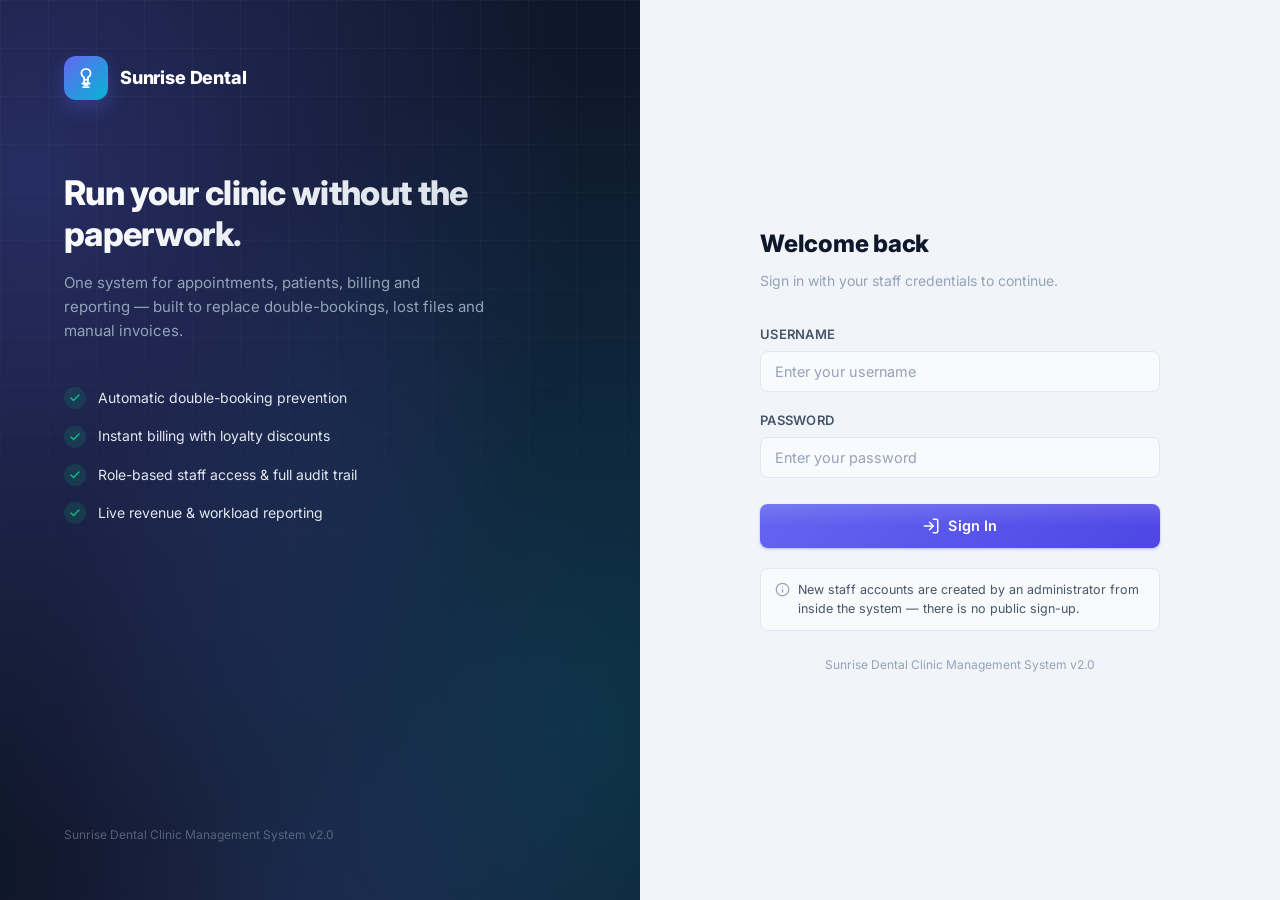
<file: index.html>
<!DOCTYPE html>
<html lang="en">
<head>
    <meta charset="UTF-8">
    <meta name="viewport" content="width=device-width, initial-scale=1.0">
    <title>Login — Sunrise Dental Clinic</title>
    <meta name="description" content="Secure staff portal login for Sunrise Dental Clinic Management System.">
    <link rel="preconnect" href="https://fonts.googleapis.com">
    <link rel="preconnect" href="https://fonts.gstatic.com" crossorigin>
    <link href="https://fonts.googleapis.com/css2?family=Inter:wght@300;400;500;600;700;800&display=swap" rel="stylesheet">
    <link rel="stylesheet" href="css/styles.css">
</head>
<body class="login-page">
    <div class="login-split">

        <!-- ========== BRAND PANEL ========== -->
        <div class="login-brand-panel">
            <div class="brand-bg-glow"></div>
            <div class="brand-bg-grid"></div>

            <div class="brand-content">
                <div class="brand-top">
                    <div class="logo-icon">
                        <svg viewBox="0 0 24 24" fill="none" stroke="currentColor" stroke-width="2" stroke-linecap="round" stroke-linejoin="round">
                            <path d="M12 2a5 5 0 0 1 5 5c0 2-1.5 3.5-3 4.5V14h-4v-2.5C8.5 10.5 7 9 7 7a5 5 0 0 1 5-5z"/>
                            <path d="M10 14v4a2 2 0 0 0 4 0v-4"/>
                            <path d="M8 18h8"/>
                            <path d="M9 22h6"/>
                        </svg>
                    </div>
                    <span class="brand-name">Sunrise Dental</span>
                </div>

                <div class="brand-hero">
                    <h1>Run your clinic without the paperwork.</h1>
                    <p>One system for appointments, patients, billing and reporting — built to
                        replace double-bookings, lost files and manual invoices.</p>
                </div>

                <ul class="brand-feature-list">
                    <li>
                        <span class="feature-check"><svg viewBox="0 0 24 24" fill="none" stroke="currentColor" stroke-width="3" stroke-linecap="round" stroke-linejoin="round"><polyline points="20 6 9 17 4 12"/></svg></span>
                        Automatic double-booking prevention
                    </li>
                    <li>
                        <span class="feature-check"><svg viewBox="0 0 24 24" fill="none" stroke="currentColor" stroke-width="3" stroke-linecap="round" stroke-linejoin="round"><polyline points="20 6 9 17 4 12"/></svg></span>
                        Instant billing with loyalty discounts
                    </li>
                    <li>
                        <span class="feature-check"><svg viewBox="0 0 24 24" fill="none" stroke="currentColor" stroke-width="3" stroke-linecap="round" stroke-linejoin="round"><polyline points="20 6 9 17 4 12"/></svg></span>
                        Role-based staff access &amp; full audit trail
                    </li>
                    <li>
                        <span class="feature-check"><svg viewBox="0 0 24 24" fill="none" stroke="currentColor" stroke-width="3" stroke-linecap="round" stroke-linejoin="round"><polyline points="20 6 9 17 4 12"/></svg></span>
                        Live revenue &amp; workload reporting
                    </li>
                </ul>
            </div>

            <p class="brand-footer-note">Sunrise Dental Clinic Management System v2.0</p>
        </div>

        <!-- ========== FORM PANEL ========== -->
        <div class="login-form-panel">
            <div class="login-container">
                <div class="login-header login-header-mobile">
                    <div class="logo-icon">
                        <svg viewBox="0 0 24 24" fill="none" stroke="currentColor" stroke-width="2" stroke-linecap="round" stroke-linejoin="round">
                            <path d="M12 2a5 5 0 0 1 5 5c0 2-1.5 3.5-3 4.5V14h-4v-2.5C8.5 10.5 7 9 7 7a5 5 0 0 1 5-5z"/>
                            <path d="M10 14v4a2 2 0 0 0 4 0v-4"/>
                            <path d="M8 18h8"/>
                            <path d="M9 22h6"/>
                        </svg>
                    </div>
                    <h1>Sunrise Dental</h1>
                </div>

                <div class="login-form-heading">
                    <h2>Welcome back</h2>
                    <p>Sign in with your staff credentials to continue.</p>
                </div>

                <form id="loginForm" class="login-form">
                    <div class="form-group">
                        <label for="username">Username</label>
                        <input type="text" id="username" name="username" required placeholder="Enter your username" autocomplete="username">
                    </div>
                    <div class="form-group">
                        <label for="password">Password</label>
                        <input type="password" id="password" name="password" required placeholder="Enter your password" autocomplete="current-password">
                    </div>
                    <div id="loginError" class="error-message" style="display: none;"></div>
                    <button type="submit" id="loginSubmitBtn" class="btn btn-primary btn-block">
                        <svg width="18" height="18" viewBox="0 0 24 24" fill="none" stroke="currentColor" stroke-width="2" stroke-linecap="round" stroke-linejoin="round"><path d="M15 3h4a2 2 0 0 1 2 2v14a2 2 0 0 1-2 2h-4"/><polyline points="10 17 15 12 10 7"/><line x1="15" y1="12" x2="3" y2="12"/></svg>
                        Sign In
                    </button>
                </form>

                <div class="login-hint">
                    <svg width="15" height="15" viewBox="0 0 24 24" fill="none" stroke="currentColor" stroke-width="2" stroke-linecap="round" stroke-linejoin="round"><circle cx="12" cy="12" r="10"/><line x1="12" y1="16" x2="12" y2="12"/><line x1="12" y1="8" x2="12.01" y2="8"/></svg>
                    New staff accounts are created by an administrator from inside the system —
                    there is no public sign-up.
                </div>

                <div class="login-footer">
                    <p>Sunrise Dental Clinic Management System v2.0</p>
                </div>
            </div>
        </div>
    </div>

    <script src="js/api.js"></script>
    <script src="js/app.js"></script>
</body>
</html>
</file>
<file: css/styles.css>
/* ============================================================
   Sunrise Dental Clinic — Professional Design System
   ============================================================ */

/* --- Google Font --- */
@import url('https://fonts.googleapis.com/css2?family=Inter:wght@300;400;500;600;700;800&display=swap');

/* --- Design Tokens --- */
:root {
    /* Brand Palette */
    --primary: #6366f1;
    --primary-light: #818cf8;
    --primary-dark: #4f46e5;
    --primary-glow: rgba(99, 102, 241, 0.25);

    /* Accent */
    --accent: #06b6d4;
    --accent-light: #22d3ee;

    /* Semantic */
    --success: #10b981;
    --success-bg: rgba(16, 185, 129, 0.1);
    --success-border: rgba(16, 185, 129, 0.25);
    --danger: #ef4444;
    --danger-bg: rgba(239, 68, 68, 0.1);
    --danger-border: rgba(239, 68, 68, 0.25);
    --warning: #f59e0b;
    --warning-bg: rgba(245, 158, 11, 0.1);

    /* Neutrals */
    --bg-page: #f1f5f9;
    --bg-card: #ffffff;
    --bg-card-hover: #fafbff;
    --bg-input: #f8fafc;
    --border: #e2e8f0;
    --border-light: #f1f5f9;
    --text-primary: #0f172a;
    --text-secondary: #475569;
    --text-muted: #94a3b8;
    --text-white: #ffffff;

    /* Sidebar (dark) */
    --sidebar-bg: #0f172a;
    --sidebar-text: #94a3b8;
    --sidebar-text-hover: #e2e8f0;
    --sidebar-active-bg: rgba(99, 102, 241, 0.12);
    --sidebar-active-text: #818cf8;
    --sidebar-border: rgba(255, 255, 255, 0.06);
    --sidebar-width: 272px;

    /* Elevations */
    --shadow-xs: 0 1px 2px rgba(0, 0, 0, 0.04);
    --shadow-sm: 0 1px 3px rgba(0, 0, 0, 0.06), 0 1px 2px rgba(0, 0, 0, 0.04);
    --shadow-md: 0 4px 6px -1px rgba(0, 0, 0, 0.07), 0 2px 4px -2px rgba(0, 0, 0, 0.05);
    --shadow-lg: 0 10px 15px -3px rgba(0, 0, 0, 0.08), 0 4px 6px -4px rgba(0, 0, 0, 0.04);
    --shadow-xl: 0 20px 25px -5px rgba(0, 0, 0, 0.1), 0 8px 10px -6px rgba(0, 0, 0, 0.06);
    --shadow-card: 0 1px 3px rgba(0, 0, 0, 0.04), 0 1px 2px rgba(0, 0, 0, 0.06);
    --shadow-card-hover: 0 10px 25px -5px rgba(0, 0, 0, 0.1), 0 6px 10px -6px rgba(0, 0, 0, 0.05);

    /* Radii */
    --radius-sm: 8px;
    --radius-md: 12px;
    --radius-lg: 16px;
    --radius-xl: 20px;
    --radius-full: 9999px;

    /* Transitions */
    --transition-fast: 150ms cubic-bezier(0.4, 0, 0.2, 1);
    --transition-base: 250ms cubic-bezier(0.4, 0, 0.2, 1);
    --transition-slow: 350ms cubic-bezier(0.4, 0, 0.2, 1);
}

/* --- Reset --- */
*,
*::before,
*::after {
    margin: 0;
    padding: 0;
    box-sizing: border-box;
}

html {
    scroll-behavior: smooth;
    -webkit-font-smoothing: antialiased;
    -moz-osx-font-smoothing: grayscale;
}

body {
    font-family: 'Inter', -apple-system, BlinkMacSystemFont, 'Segoe UI', sans-serif;
    background: var(--bg-page);
    color: var(--text-primary);
    line-height: 1.6;
    font-size: 14px;
}

/* --- Utility Classes --- */
.mt-1 { margin-top: 1rem; }
.mt-2 { margin-top: 1.5rem; }
.mb-2 { margin-bottom: 1.5rem; }
.full-width { grid-column: 1 / -1; }

/* --- Scrollbar (Webkit) --- */
::-webkit-scrollbar { width: 6px; }
::-webkit-scrollbar-track { background: transparent; }
::-webkit-scrollbar-thumb {
    background: var(--text-muted);
    border-radius: var(--radius-full);
}
::-webkit-scrollbar-thumb:hover { background: var(--text-secondary); }


/* ============================================================
   BUTTONS
   ============================================================ */
.btn {
    display: inline-flex;
    align-items: center;
    justify-content: center;
    gap: 8px;
    padding: 10px 22px;
    border: none;
    border-radius: var(--radius-sm);
    font-family: inherit;
    font-size: 0.875rem;
    font-weight: 600;
    cursor: pointer;
    transition: all var(--transition-base);
    text-decoration: none;
    position: relative;
    overflow: hidden;
    letter-spacing: 0.01em;
}

.btn::after {
    content: '';
    position: absolute;
    inset: 0;
    background: linear-gradient(180deg, rgba(255,255,255,0.12) 0%, transparent 50%);
    pointer-events: none;
}

.btn:active {
    transform: scale(0.97);
}

.btn-primary {
    background: linear-gradient(135deg, var(--primary) 0%, var(--primary-dark) 100%);
    color: var(--text-white);
    box-shadow: 0 1px 3px rgba(99, 102, 241, 0.3), 0 1px 2px rgba(99, 102, 241, 0.2);
}
.btn-primary:hover {
    box-shadow: 0 4px 14px rgba(99, 102, 241, 0.4), 0 2px 6px rgba(99, 102, 241, 0.25);
    transform: translateY(-1px);
}

.btn-success {
    background: linear-gradient(135deg, var(--success) 0%, #059669 100%);
    color: var(--text-white);
    box-shadow: 0 1px 3px rgba(16, 185, 129, 0.3);
}
.btn-success:hover {
    box-shadow: 0 4px 14px rgba(16, 185, 129, 0.4);
    transform: translateY(-1px);
}

.btn-danger {
    background: transparent;
    color: var(--danger);
    border: 1px solid var(--danger-border);
}
.btn-danger:hover {
    background: var(--danger-bg);
}
.btn-danger::after { display: none; }

.btn-ghost {
    background: transparent;
    color: var(--text-secondary);
    border: 1px solid var(--border);
}
.btn-ghost:hover {
    background: var(--bg-input);
    border-color: var(--text-muted);
}
.btn-ghost::after { display: none; }

.btn-block { width: 100%; }


/* ============================================================
   CARDS
   ============================================================ */
.card {
    background: var(--bg-card);
    border: 1px solid var(--border);
    border-radius: var(--radius-lg);
    padding: 28px;
    box-shadow: var(--shadow-card);
    transition: box-shadow var(--transition-base), transform var(--transition-base);
    position: relative;
}

.card:hover {
    box-shadow: var(--shadow-card-hover);
}

.card h3 {
    font-size: 1rem;
    font-weight: 700;
    color: var(--text-primary);
    margin-bottom: 4px;
    display: flex;
    align-items: center;
    gap: 10px;
}

.card h3 .card-icon {
    width: 36px;
    height: 36px;
    border-radius: var(--radius-sm);
    display: flex;
    align-items: center;
    justify-content: center;
    flex-shrink: 0;
}

.card h3 .card-icon.purple {
    background: rgba(99, 102, 241, 0.1);
    color: var(--primary);
}
.card h3 .card-icon.teal {
    background: rgba(6, 182, 212, 0.1);
    color: var(--accent);
}
.card h3 .card-icon.green {
    background: var(--success-bg);
    color: var(--success);
}

.card-subtitle {
    font-size: 0.8125rem;
    color: var(--text-muted);
    margin-bottom: 20px;
}


/* ============================================================
   MESSAGES & ALERTS
   ============================================================ */
.message {
    padding: 12px 16px;
    border-radius: var(--radius-sm);
    margin-top: 12px;
    display: none;
    font-size: 0.875rem;
    font-weight: 500;
    border: 1px solid transparent;
}

.message.success {
    background: var(--success-bg);
    color: #065f46;
    border-color: var(--success-border);
    display: flex;
    align-items: center;
    gap: 8px;
}
.message.success::before {
    content: '✓';
    width: 20px;
    height: 20px;
    border-radius: 50%;
    background: var(--success);
    color: white;
    display: flex;
    align-items: center;
    justify-content: center;
    font-size: 11px;
    font-weight: 700;
    flex-shrink: 0;
}

.message.error {
    background: var(--danger-bg);
    color: #991b1b;
    border-color: var(--danger-border);
    display: flex;
    align-items: center;
    gap: 8px;
}
.message.error::before {
    content: '!';
    width: 20px;
    height: 20px;
    border-radius: 50%;
    background: var(--danger);
    color: white;
    display: flex;
    align-items: center;
    justify-content: center;
    font-size: 11px;
    font-weight: 700;
    flex-shrink: 0;
}

.error-message {
    color: var(--danger);
    font-size: 0.8125rem;
    margin-top: 6px;
    font-weight: 500;
}


/* ============================================================
   FORMS
   ============================================================ */
.form-group {
    margin-bottom: 18px;
}

.form-group label {
    display: block;
    margin-bottom: 6px;
    font-weight: 600;
    color: var(--text-secondary);
    font-size: 0.8125rem;
    letter-spacing: 0.02em;
    text-transform: uppercase;
}

.form-group input,
.form-group select {
    width: 100%;
    padding: 11px 14px;
    background: var(--bg-input);
    border: 1.5px solid var(--border);
    border-radius: var(--radius-sm);
    font-family: inherit;
    font-size: 0.9rem;
    color: var(--text-primary);
    transition: all var(--transition-fast);
    appearance: none;
}

.form-group input::placeholder {
    color: var(--text-muted);
}

.form-group input:hover,
.form-group select:hover {
    border-color: var(--text-muted);
}

.form-group input:focus,
.form-group select:focus {
    outline: none;
    border-color: var(--primary);
    background: var(--bg-card);
    box-shadow: 0 0 0 3px var(--primary-glow);
}

/* Select arrow */
.form-group select {
    background-image: url("data:image/svg+xml,%3Csvg xmlns='http://www.w3.org/2000/svg' width='12' height='12' viewBox='0 0 24 24' fill='none' stroke='%2394a3b8' stroke-width='2.5' stroke-linecap='round' stroke-linejoin='round'%3E%3Cpolyline points='6 9 12 15 18 9'%3E%3C/polyline%3E%3C/svg%3E");
    background-repeat: no-repeat;
    background-position: right 14px center;
    padding-right: 40px;
}

.form-grid {
    display: grid;
    grid-template-columns: 1fr 1fr;
    gap: 16px 20px;
}

@media (max-width: 768px) {
    .form-grid { grid-template-columns: 1fr; }
}

.form-actions {
    margin-top: 24px;
    display: flex;
    justify-content: flex-end;
    gap: 12px;
}


/* ============================================================
   TABLES
   ============================================================ */
.table-container {
    overflow-x: auto;
    border-radius: var(--radius-md);
    border: 1px solid var(--border);
}

.table {
    width: 100%;
    border-collapse: collapse;
    font-size: 0.875rem;
}

.table thead th {
    padding: 12px 16px;
    text-align: left;
    font-weight: 600;
    font-size: 0.75rem;
    text-transform: uppercase;
    letter-spacing: 0.05em;
    color: var(--text-muted);
    background: var(--bg-input);
    border-bottom: 1px solid var(--border);
    white-space: nowrap;
}

.table tbody td {
    padding: 12px 16px;
    border-bottom: 1px solid var(--border-light);
    color: var(--text-secondary);
}

.table tbody tr:last-child td {
    border-bottom: none;
}

.table tbody tr {
    transition: background var(--transition-fast);
}

.table tbody tr:hover {
    background: var(--bg-input);
}

.table-empty {
    text-align: center;
    padding: 40px 20px;
    color: var(--text-muted);
}

.table-empty svg {
    width: 48px;
    height: 48px;
    margin-bottom: 12px;
    opacity: 0.4;
}


/* ============================================================
   LOGIN PAGE
   ============================================================ */
.login-page {
    min-height: 100vh;
    background: var(--bg-page);
}

.login-split {
    display: flex;
    min-height: 100vh;
}

/* ---- Brand panel (left, dark) ---- */
.login-brand-panel {
    position: relative;
    flex: 1 1 50%;
    max-width: 640px;
    background: var(--sidebar-bg);
    padding: 56px 64px;
    display: flex;
    flex-direction: column;
    justify-content: space-between;
    overflow: hidden;
}

.brand-bg-glow {
    position: absolute;
    width: 150%;
    height: 150%;
    top: -25%;
    left: -25%;
    background:
        radial-gradient(ellipse at 20% 30%, rgba(99, 102, 241, 0.28) 0%, transparent 50%),
        radial-gradient(ellipse at 80% 70%, rgba(6, 182, 212, 0.18) 0%, transparent 50%),
        radial-gradient(ellipse at 50% 100%, rgba(139, 92, 246, 0.14) 0%, transparent 50%);
    animation: loginBgFloat 20s ease-in-out infinite alternate;
    pointer-events: none;
}

.brand-bg-grid {
    position: absolute;
    inset: 0;
    background-image:
        linear-gradient(rgba(255,255,255,0.03) 1px, transparent 1px),
        linear-gradient(90deg, rgba(255,255,255,0.03) 1px, transparent 1px);
    background-size: 48px 48px;
    pointer-events: none;
    -webkit-mask-image: linear-gradient(to bottom, black, transparent 90%);
    mask-image: linear-gradient(to bottom, black, transparent 90%);
}

@keyframes loginBgFloat {
    0% { transform: translate(0, 0) rotate(0deg); }
    100% { transform: translate(-3%, 2%) rotate(2deg); }
}

.brand-content { position: relative; z-index: 1; }

.brand-top {
    display: flex;
    align-items: center;
    gap: 12px;
    margin-bottom: 72px;
}

.brand-name {
    font-weight: 800;
    font-size: 1.125rem;
    letter-spacing: -0.01em;
    color: var(--text-white);
}

.brand-hero h1 {
    font-size: 2.125rem;
    font-weight: 800;
    line-height: 1.22;
    letter-spacing: -0.02em;
    margin-bottom: 16px;
    background: linear-gradient(135deg, #ffffff 0%, #cbd5e1 100%);
    -webkit-background-clip: text;
    -webkit-text-fill-color: transparent;
    background-clip: text;
}

.brand-hero p {
    color: var(--sidebar-text);
    font-size: 0.9375rem;
    max-width: 420px;
    margin-bottom: 44px;
}

.brand-feature-list {
    list-style: none;
    display: flex;
    flex-direction: column;
    gap: 16px;
}

.brand-feature-list li {
    display: flex;
    align-items: center;
    gap: 12px;
    font-size: 0.875rem;
    color: #e2e8f0;
}

.feature-check {
    width: 22px;
    height: 22px;
    border-radius: 50%;
    background: rgba(16, 185, 129, 0.15);
    color: var(--success);
    display: flex;
    align-items: center;
    justify-content: center;
    flex-shrink: 0;
}
.feature-check svg { width: 12px; height: 12px; }

.brand-footer-note {
    position: relative;
    z-index: 1;
    color: rgba(148, 163, 184, 0.5);
    font-size: 0.75rem;
}

/* ---- Shared logo mark ---- */
.logo-icon {
    width: 44px;
    height: 44px;
    background: linear-gradient(135deg, var(--primary) 0%, var(--accent) 100%);
    border-radius: var(--radius-md);
    display: flex;
    align-items: center;
    justify-content: center;
    box-shadow: 0 8px 20px rgba(99, 102, 241, 0.3);
    color: white;
    flex-shrink: 0;
}
.logo-icon svg { width: 22px; height: 22px; }

/* ---- Form panel (right, light) ---- */
.login-form-panel {
    flex: 1 1 50%;
    display: flex;
    align-items: center;
    justify-content: center;
    padding: 40px;
}

.login-container {
    width: 100%;
    max-width: 400px;
    animation: loginSlideUp 0.5s cubic-bezier(0.16, 1, 0.3, 1);
}

@keyframes loginSlideUp {
    from { opacity: 0; transform: translateY(16px); }
    to { opacity: 1; transform: translateY(0); }
}

.login-header-mobile { display: none; }

.login-form-heading { margin-bottom: 32px; }
.login-form-heading h2 {
    font-size: 1.5rem;
    font-weight: 800;
    color: var(--text-primary);
    letter-spacing: -0.01em;
    margin-bottom: 6px;
}
.login-form-heading p {
    color: var(--text-muted);
    font-size: 0.875rem;
}

.login-form .btn-primary {
    padding: 13px;
    font-size: 0.9rem;
    margin-top: 8px;
}

.login-form .error-message {
    background: var(--danger-bg);
    border: 1px solid var(--danger-border);
    color: var(--danger);
    padding: 10px 14px;
    border-radius: var(--radius-sm);
    font-size: 0.8125rem;
    text-align: center;
    margin-top: 0;
}

.login-hint {
    display: flex;
    align-items: flex-start;
    gap: 8px;
    margin-top: 20px;
    padding: 12px 14px;
    background: var(--bg-input);
    border: 1px solid var(--border);
    border-radius: var(--radius-sm);
    font-size: 0.78125rem;
    color: var(--text-secondary);
    line-height: 1.5;
}
.login-hint svg { flex-shrink: 0; margin-top: 1px; color: var(--text-muted); }

.login-footer {
    text-align: center;
    margin-top: 24px;
}

.login-footer p {
    font-size: 0.75rem;
    color: var(--text-muted);
}

@media (max-width: 900px) {
    .login-brand-panel { display: none; }
    .login-form-panel { padding: 24px; }
    .login-header-mobile {
        display: flex;
        flex-direction: column;
        align-items: center;
        gap: 12px;
        margin-bottom: 28px;
        text-align: center;
    }
    .login-header-mobile h1 {
        font-size: 1.25rem;
        font-weight: 800;
        color: var(--text-primary);
    }
}


/* ============================================================
   APP LAYOUT
   ============================================================ */
.app-layout {
    display: flex;
    min-height: 100vh;
}


/* ============================================================
   SIDEBAR
   ============================================================ */
.sidebar {
    width: var(--sidebar-width);
    min-width: var(--sidebar-width);
    background: var(--sidebar-bg);
    display: flex;
    flex-direction: column;
    position: fixed;
    top: 0;
    left: 0;
    bottom: 0;
    z-index: 100;
    border-right: 1px solid var(--sidebar-border);
    overflow-y: auto;
}

.sidebar-header {
    padding: 24px 24px 8px;
    display: flex;
    align-items: center;
    gap: 14px;
}

.sidebar-logo {
    width: 40px;
    height: 40px;
    background: linear-gradient(135deg, var(--primary) 0%, var(--accent) 100%);
    border-radius: var(--radius-sm);
    display: flex;
    align-items: center;
    justify-content: center;
    flex-shrink: 0;
    box-shadow: 0 4px 12px rgba(99, 102, 241, 0.3);
}

.sidebar-logo svg {
    width: 22px;
    height: 22px;
    color: white;
}

.sidebar-header h2 {
    font-size: 1.125rem;
    font-weight: 800;
    color: #f1f5f9;
    letter-spacing: -0.02em;
    white-space: nowrap;
}

.sidebar-label {
    padding: 28px 24px 10px;
    font-size: 0.6875rem;
    font-weight: 700;
    text-transform: uppercase;
    letter-spacing: 0.08em;
    color: rgba(148, 163, 184, 0.5);
}

.sidebar-nav {
    flex: 1;
    padding: 8px 12px;
    display: flex;
    flex-direction: column;
    gap: 2px;
}

.nav-item {
    display: flex;
    align-items: center;
    gap: 12px;
    padding: 10px 14px;
    color: var(--sidebar-text);
    text-decoration: none;
    font-weight: 500;
    font-size: 0.875rem;
    border-radius: var(--radius-sm);
    transition: all var(--transition-fast);
    position: relative;
    border: none;
    background: none;
    cursor: pointer;
    width: 100%;
    text-align: left;
}

.nav-item .nav-icon {
    width: 20px;
    height: 20px;
    display: flex;
    align-items: center;
    justify-content: center;
    flex-shrink: 0;
    opacity: 0.7;
    transition: opacity var(--transition-fast);
}

.nav-item .nav-icon svg {
    width: 18px;
    height: 18px;
    stroke: currentColor;
    fill: none;
    stroke-width: 1.8;
    stroke-linecap: round;
    stroke-linejoin: round;
}

.nav-item:hover {
    color: var(--sidebar-text-hover);
    background: rgba(255, 255, 255, 0.04);
}

.nav-item:hover .nav-icon { opacity: 1; }

.nav-item.active {
    color: var(--sidebar-active-text);
    background: var(--sidebar-active-bg);
}

.nav-item.active .nav-icon { opacity: 1; }

.nav-item.active::before {
    content: '';
    position: absolute;
    left: 0;
    top: 6px;
    bottom: 6px;
    width: 3px;
    border-radius: 0 3px 3px 0;
    background: var(--primary);
}

.sidebar-footer {
    padding: 16px;
    border-top: 1px solid var(--sidebar-border);
    margin-top: auto;
}

.sidebar-user {
    display: flex;
    align-items: center;
    gap: 12px;
    padding: 10px 12px;
    border-radius: var(--radius-sm);
    margin-bottom: 10px;
}

.sidebar-user .user-avatar {
    width: 34px;
    height: 34px;
    border-radius: var(--radius-full);
    background: linear-gradient(135deg, var(--primary) 0%, var(--accent) 100%);
    display: flex;
    align-items: center;
    justify-content: center;
    font-weight: 700;
    font-size: 0.8125rem;
    color: white;
    flex-shrink: 0;
}

.sidebar-user .user-info {
    overflow: hidden;
}

.sidebar-user .user-name {
    font-size: 0.8125rem;
    font-weight: 600;
    color: #e2e8f0;
    white-space: nowrap;
    overflow: hidden;
    text-overflow: ellipsis;
}

.sidebar-user .user-role {
    font-size: 0.6875rem;
    color: var(--sidebar-text);
}

.sidebar-footer .btn-danger {
    font-size: 0.8125rem;
    padding: 9px 16px;
    border-color: rgba(239, 68, 68, 0.2);
    color: #f87171;
    gap: 8px;
}

.sidebar-footer .btn-danger svg {
    width: 16px;
    height: 16px;
    stroke: currentColor;
    fill: none;
    stroke-width: 2;
    stroke-linecap: round;
    stroke-linejoin: round;
}


/* ============================================================
   MAIN CONTENT
   ============================================================ */
.main-content {
    flex: 1;
    margin-left: var(--sidebar-width);
    min-height: 100vh;
    display: flex;
    flex-direction: column;
}

.content-header {
    padding: 24px 36px;
    background: var(--bg-card);
    border-bottom: 1px solid var(--border);
    display: flex;
    align-items: center;
    justify-content: space-between;
    position: sticky;
    top: 0;
    z-index: 50;
}

.content-header h2 {
    font-size: 1.25rem;
    font-weight: 700;
    color: var(--text-primary);
    letter-spacing: -0.02em;
}

.content-header p {
    font-size: 0.8125rem;
    color: var(--text-muted);
    margin-top: 2px;
}

.content-header .header-actions {
    display: flex;
    align-items: center;
    gap: 12px;
}

.content-body {
    flex: 1;
    padding: 28px 36px 36px;
    max-height: calc(100vh - 73px);
    overflow-y: auto;
}

/* Legacy support for existing section-header */
.section-header {
    display: none; /* We use content-header now */
}


/* ============================================================
   CONTENT SECTIONS
   ============================================================ */
.content-section {
    animation: fadeIn 0.3s ease;
}

@keyframes fadeIn {
    from { opacity: 0; transform: translateY(8px); }
    to { opacity: 1; transform: translateY(0); }
}

.content-section .card {
    margin-bottom: 24px;
}


/* ============================================================
   SEARCH & BILLING
   ============================================================ */
.search-card {
    border: none;
    background: linear-gradient(135deg, var(--primary) 0%, var(--primary-dark) 100%);
    padding: 28px;
}

.search-card .search-title {
    font-size: 0.9375rem;
    font-weight: 600;
    color: white;
    margin-bottom: 4px;
}

.search-card .search-subtitle {
    font-size: 0.8125rem;
    color: rgba(255, 255, 255, 0.6);
    margin-bottom: 16px;
}

.search-bar {
    display: flex;
    gap: 10px;
}

.search-bar input {
    flex: 1;
    padding: 13px 18px;
    border: 1.5px solid rgba(255, 255, 255, 0.2);
    border-radius: var(--radius-sm);
    font-family: inherit;
    font-size: 0.9rem;
    background: rgba(255, 255, 255, 0.1);
    color: white;
    transition: all var(--transition-fast);
}

.search-bar input::placeholder {
    color: rgba(255, 255, 255, 0.5);
}

.search-bar input:focus {
    outline: none;
    border-color: rgba(255, 255, 255, 0.4);
    background: rgba(255, 255, 255, 0.15);
    box-shadow: 0 0 0 3px rgba(255, 255, 255, 0.1);
}

.search-bar .btn {
    background: white;
    color: var(--primary-dark);
    font-weight: 700;
    padding: 13px 24px;
    box-shadow: none;
}

.search-bar .btn:hover {
    background: #f1f5f9;
    transform: translateY(-1px);
}

.search-bar .btn::after { display: none; }


/* Details Grid */
.details-grid {
    display: grid;
    grid-template-columns: 1fr 1fr 1fr;
    gap: 12px;
    margin-top: 20px;
}

@media (max-width: 900px) {
    .details-grid { grid-template-columns: 1fr 1fr; }
}

.detail-item {
    background: var(--bg-input);
    padding: 14px 16px;
    border-radius: var(--radius-sm);
    border: 1px solid var(--border);
    transition: border-color var(--transition-fast);
}

.detail-item:hover {
    border-color: var(--primary-glow);
}

.detail-item strong {
    display: block;
    font-size: 0.6875rem;
    font-weight: 600;
    text-transform: uppercase;
    letter-spacing: 0.05em;
    color: var(--text-muted);
    margin-bottom: 4px;
}

.detail-item span {
    font-size: 0.9375rem;
    font-weight: 600;
    color: var(--text-primary);
}


/* ============================================================
   BILL / RECEIPT
   ============================================================ */
.bill-card {
    background: var(--bg-card);
    border: 1px solid var(--border);
    border-radius: var(--radius-lg);
    overflow: hidden;
}

.bill-header {
    text-align: center;
    padding: 24px 28px 20px;
    background: linear-gradient(135deg, #fafbff 0%, #f1f5f9 100%);
    border-bottom: 1px solid var(--border);
}

.bill-header .bill-logo {
    width: 44px;
    height: 44px;
    margin: 0 auto 12px;
    background: linear-gradient(135deg, var(--primary) 0%, var(--accent) 100%);
    border-radius: var(--radius-sm);
    display: flex;
    align-items: center;
    justify-content: center;
}

.bill-header .bill-logo svg {
    width: 22px;
    height: 22px;
    color: white;
}

.bill-header h3 {
    color: var(--text-primary);
    font-size: 1.125rem;
    font-weight: 700;
    margin-bottom: 2px;
    display: block;
}

.bill-header p {
    color: var(--text-muted);
    font-size: 0.8125rem;
}

.bill-content {
    padding: 24px 28px;
}

.bill-content hr {
    border: none;
    border-top: 1px dashed var(--border);
    margin: 16px 0;
}

.bill-row {
    display: flex;
    justify-content: space-between;
    align-items: center;
    padding: 6px 0;
    font-size: 0.875rem;
}

.bill-row span {
    color: var(--text-secondary);
}

.bill-row strong {
    color: var(--text-primary);
    font-weight: 600;
}

.bill-row.total {
    font-size: 1.1rem;
    padding: 10px 0;
}

.bill-row.total span {
    font-weight: 600;
    color: var(--text-primary);
}

.bill-row.total strong {
    color: var(--primary);
    font-weight: 800;
    font-size: 1.25rem;
}

.bill-footer {
    padding: 16px 28px 24px;
    display: flex;
    gap: 12px;
    justify-content: center;
}


/* ============================================================
   HELP SECTION
   ============================================================ */
.help-cards {
    display: grid;
    gap: 16px;
}

.help-step {
    display: flex;
    gap: 18px;
    align-items: flex-start;
}

.help-step-number {
    width: 36px;
    height: 36px;
    min-width: 36px;
    border-radius: var(--radius-full);
    background: linear-gradient(135deg, var(--primary) 0%, var(--primary-dark) 100%);
    color: white;
    display: flex;
    align-items: center;
    justify-content: center;
    font-weight: 700;
    font-size: 0.875rem;
    box-shadow: 0 4px 12px rgba(99, 102, 241, 0.25);
}

.help-step-content h3 {
    font-size: 0.9375rem;
    font-weight: 700;
    color: var(--text-primary);
    margin-bottom: 6px;
}

.help-step-content p {
    font-size: 0.875rem;
    color: var(--text-secondary);
    line-height: 1.7;
}


/* ============================================================
   BADGE & STATUS
   ============================================================ */
.badge {
    display: inline-flex;
    align-items: center;
    gap: 6px;
    padding: 4px 10px;
    border-radius: var(--radius-full);
    font-size: 0.6875rem;
    font-weight: 600;
    text-transform: uppercase;
    letter-spacing: 0.04em;
}

.badge-success {
    background: var(--success-bg);
    color: var(--success);
}

.badge-dot {
    width: 6px;
    height: 6px;
    border-radius: 50%;
    background: currentColor;
}


/* ============================================================
   TOAST NOTIFICATIONS
   ============================================================ */
.toast-container {
    position: fixed;
    top: 20px;
    right: 20px;
    z-index: 10000;
    display: flex;
    flex-direction: column;
    gap: 10px;
    pointer-events: none;
}

.toast {
    background: var(--bg-card);
    border: 1px solid var(--border);
    border-radius: var(--radius-md);
    padding: 14px 20px;
    box-shadow: var(--shadow-xl);
    display: flex;
    align-items: center;
    gap: 12px;
    pointer-events: auto;
    animation: toastSlideIn 0.4s cubic-bezier(0.16, 1, 0.3, 1);
    max-width: 380px;
    font-size: 0.875rem;
    font-weight: 500;
    color: var(--text-primary);
}

.toast.toast-exit {
    animation: toastSlideOut 0.3s ease forwards;
}

@keyframes toastSlideIn {
    from { opacity: 0; transform: translateX(60px) scale(0.96); }
    to { opacity: 1; transform: translateX(0) scale(1); }
}

@keyframes toastSlideOut {
    to { opacity: 0; transform: translateX(60px) scale(0.96); }
}

.toast-icon {
    width: 24px;
    height: 24px;
    border-radius: var(--radius-full);
    display: flex;
    align-items: center;
    justify-content: center;
    flex-shrink: 0;
    font-size: 12px;
    font-weight: 700;
    color: white;
}

.toast-success .toast-icon { background: var(--success); }
.toast-error .toast-icon { background: var(--danger); }

.toast-success { border-left: 3px solid var(--success); }
.toast-error { border-left: 3px solid var(--danger); }


/* ============================================================
   STAT CARDS (Dashboard Overview)
   ============================================================ */
.stat-cards {
    display: grid;
    grid-template-columns: repeat(auto-fit, minmax(200px, 1fr));
    gap: 16px;
    margin-bottom: 24px;
}

.stat-card {
    background: var(--bg-card);
    border: 1px solid var(--border);
    border-radius: var(--radius-lg);
    padding: 22px 20px;
    box-shadow: var(--shadow-card);
    transition: all var(--transition-base);
    display: flex;
    align-items: flex-start;
    gap: 16px;
}

.stat-card:hover {
    transform: translateY(-2px);
    box-shadow: var(--shadow-card-hover);
}

.stat-card .stat-icon {
    width: 44px;
    height: 44px;
    border-radius: var(--radius-md);
    display: flex;
    align-items: center;
    justify-content: center;
    flex-shrink: 0;
}

.stat-card .stat-icon svg {
    width: 22px;
    height: 22px;
    stroke: currentColor;
    fill: none;
    stroke-width: 1.8;
    stroke-linecap: round;
    stroke-linejoin: round;
}

.stat-card .stat-icon.purple {
    background: rgba(99, 102, 241, 0.1);
    color: var(--primary);
}
.stat-card .stat-icon.teal {
    background: rgba(6, 182, 212, 0.1);
    color: var(--accent);
}
.stat-card .stat-icon.green {
    background: var(--success-bg);
    color: var(--success);
}
.stat-card .stat-icon.amber {
    background: var(--warning-bg);
    color: var(--warning);
}

.stat-card .stat-value {
    font-size: 1.5rem;
    font-weight: 800;
    color: var(--text-primary);
    line-height: 1.2;
    letter-spacing: -0.02em;
}

.stat-card .stat-label {
    font-size: 0.75rem;
    font-weight: 500;
    color: var(--text-muted);
    margin-top: 2px;
}


/* ============================================================
   LOADING SPINNER
   ============================================================ */
.spinner {
    width: 18px;
    height: 18px;
    border: 2px solid rgba(255, 255, 255, 0.3);
    border-top-color: white;
    border-radius: 50%;
    animation: spin 0.6s linear infinite;
}

@keyframes spin {
    to { transform: rotate(360deg); }
}

.btn .spinner {
    width: 16px;
    height: 16px;
}

/* Empty state */
.empty-state {
    text-align: center;
    padding: 48px 24px;
    color: var(--text-muted);
}

.empty-state svg {
    width: 64px;
    height: 64px;
    margin-bottom: 16px;
    opacity: 0.3;
    color: var(--text-muted);
}

.empty-state p {
    font-size: 0.875rem;
}


/* ============================================================
   PRINT STYLES
   ============================================================ */
@media print {
    body * { visibility: hidden; }
    .bill-card, .bill-card * { visibility: visible; }
    .bill-card {
        position: absolute;
        left: 0;
        top: 0;
        width: 100%;
        border: none;
        box-shadow: none;
    }
    .btn { display: none !important; }
}


/* ============================================================
   RESPONSIVE
   ============================================================ */
@media (max-width: 768px) {
    .sidebar {
        transform: translateX(-100%);
        transition: transform var(--transition-base);
    }

    .sidebar.open {
        transform: translateX(0);
    }

    .main-content {
        margin-left: 0;
    }

    .content-body {
        padding: 20px 16px;
    }

    .content-header {
        padding: 16px 20px;
    }

    .stat-cards {
        grid-template-columns: 1fr 1fr;
    }

    .details-grid {
        grid-template-columns: 1fr;
    }
}

@media (max-width: 480px) {
    .stat-cards {
        grid-template-columns: 1fr;
    }
}


/* ============================================================
   REPORTS / CHARTS
   ============================================================ */
.charts-grid {
    display: grid;
    grid-template-columns: repeat(auto-fit, minmax(320px, 1fr));
    gap: 20px;
    margin-bottom: 20px;
}

.chart-wrap {
    position: relative;
    height: 260px;
    margin-top: 12px;
}

.badge-danger {
    background: var(--danger-bg);
    color: var(--danger);
}

.optional-label {
    font-weight: 400;
    color: var(--text-secondary);
    font-size: 0.75rem;
    text-transform: none;
    letter-spacing: 0;
}

.discount-amount {
    color: var(--success);
}

.verify-result {
    margin: 0 24px 20px;
    padding: 12px 14px;
    border-radius: var(--radius-sm);
    background: var(--border-light);
    border: 1px solid var(--border);
    font-size: 0.8125rem;
    color: var(--text-secondary);
}

.bill-card code,
.card-subtitle code {
    background: var(--border-light);
    padding: 1px 6px;
    border-radius: 4px;
    font-size: 0.85em;
}


/* ============================================================
   OVERVIEW — welcome banner & quick actions
   ============================================================ */
.welcome-banner {
    display: flex;
    align-items: center;
    justify-content: space-between;
    gap: 20px;
    padding: 28px 32px;
    margin-bottom: 20px;
    border-radius: var(--radius-lg);
    background: linear-gradient(135deg, var(--sidebar-bg) 0%, #1e1b4b 100%);
    box-shadow: var(--shadow-card);
    position: relative;
    overflow: hidden;
}

.welcome-banner::before {
    content: '';
    position: absolute;
    inset: 0;
    background:
        radial-gradient(ellipse at 85% 20%, rgba(99, 102, 241, 0.35) 0%, transparent 55%),
        radial-gradient(ellipse at 20% 120%, rgba(6, 182, 212, 0.2) 0%, transparent 55%);
    pointer-events: none;
}

.welcome-eyebrow {
    position: relative;
    font-size: 0.75rem;
    font-weight: 600;
    text-transform: uppercase;
    letter-spacing: 0.06em;
    color: var(--sidebar-text);
    margin-bottom: 6px;
}

.welcome-title {
    position: relative;
    font-size: 1.625rem;
    font-weight: 800;
    color: var(--text-white);
    letter-spacing: -0.01em;
    margin-bottom: 6px;
}

.welcome-date {
    position: relative;
    font-size: 0.8125rem;
    color: var(--sidebar-text);
}

.welcome-badge { position: relative; flex-shrink: 0; }

.quick-actions-grid {
    display: grid;
    grid-template-columns: repeat(auto-fit, minmax(200px, 1fr));
    gap: 14px;
    margin-top: 8px;
}

.quick-action-card {
    display: flex;
    align-items: center;
    gap: 14px;
    padding: 16px;
    background: var(--bg-input);
    border: 1px solid var(--border);
    border-radius: var(--radius-md);
    cursor: pointer;
    text-align: left;
    font-family: inherit;
    transition: all var(--transition-fast);
}

.quick-action-card:hover {
    background: var(--bg-card);
    border-color: var(--primary);
    box-shadow: var(--shadow-md);
    transform: translateY(-2px);
}

.quick-action-card strong {
    display: block;
    font-size: 0.875rem;
    color: var(--text-primary);
    margin-bottom: 2px;
}

.quick-action-card small {
    display: block;
    font-size: 0.75rem;
    color: var(--text-muted);
}

.quick-action-icon {
    width: 40px;
    height: 40px;
    border-radius: var(--radius-sm);
    display: flex;
    align-items: center;
    justify-content: center;
    flex-shrink: 0;
}
.quick-action-icon svg { width: 19px; height: 19px; }
.quick-action-icon.purple { background: rgba(99, 102, 241, 0.1); color: var(--primary); }
.quick-action-icon.teal { background: rgba(6, 182, 212, 0.1); color: var(--accent); }
.quick-action-icon.amber { background: var(--warning-bg); color: var(--warning); }
.quick-action-icon.green { background: var(--success-bg); color: var(--success); }


/* ============================================================
   APPOINTMENTS TABLE — filter bar & clickable rows
   ============================================================ */
.filter-bar {
    display: flex;
    align-items: center;
    gap: 12px;
    margin-bottom: 4px;
}

.filter-bar select {
    max-width: 220px;
    padding: 9px 36px 9px 14px;
    background: var(--bg-input);
    border: 1.5px solid var(--border);
    border-radius: var(--radius-sm);
    font-size: 0.8125rem;
    color: var(--text-primary);
    font-family: inherit;
    appearance: none;
    background-image: url("data:image/svg+xml,%3Csvg xmlns='http://www.w3.org/2000/svg' width='12' height='12' viewBox='0 0 24 24' fill='none' stroke='%2394a3b8' stroke-width='2.5' stroke-linecap='round' stroke-linejoin='round'%3E%3Cpolyline points='6 9 12 15 18 9'%3E%3C/polyline%3E%3C/svg%3E");
    background-repeat: no-repeat;
    background-position: right 12px center;
}

.table-row-clickable { cursor: pointer; }

.status-pill {
    display: inline-flex;
    align-items: center;
    padding: 3px 10px;
    border-radius: var(--radius-full);
    font-size: 0.6875rem;
    font-weight: 700;
    text-transform: uppercase;
    letter-spacing: 0.03em;
}
.status-pill.scheduled { background: var(--success-bg); color: var(--success); }
.status-pill.completed { background: rgba(99, 102, 241, 0.1); color: var(--primary); }
.status-pill.cancelled { background: var(--danger-bg); color: var(--danger); }


/* ============================================================
   STAFF ACCOUNTS
   ============================================================ */
.role-pill {
    display: inline-flex;
    align-items: center;
    padding: 3px 10px;
    border-radius: var(--radius-full);
    font-size: 0.6875rem;
    font-weight: 700;
    text-transform: uppercase;
    letter-spacing: 0.03em;
    background: rgba(99, 102, 241, 0.1);
    color: var(--primary);
}
.role-pill.receptionist { background: rgba(6, 182, 212, 0.1); color: var(--accent); }

.btn-icon-danger {
    display: inline-flex;
    align-items: center;
    justify-content: center;
    width: 30px;
    height: 30px;
    border-radius: var(--radius-sm);
    border: 1px solid var(--border);
    background: var(--bg-card);
    color: var(--text-muted);
    cursor: pointer;
    transition: all var(--transition-fast);
}
.btn-icon-danger:hover {
    background: var(--danger-bg);
    border-color: var(--danger-border);
    color: var(--danger);
}
.btn-icon-danger:disabled {
    opacity: 0.4;
    cursor: not-allowed;
}

@media (max-width: 640px) {
    .welcome-banner {
        flex-direction: column;
        align-items: flex-start;
    }
}
</file>
